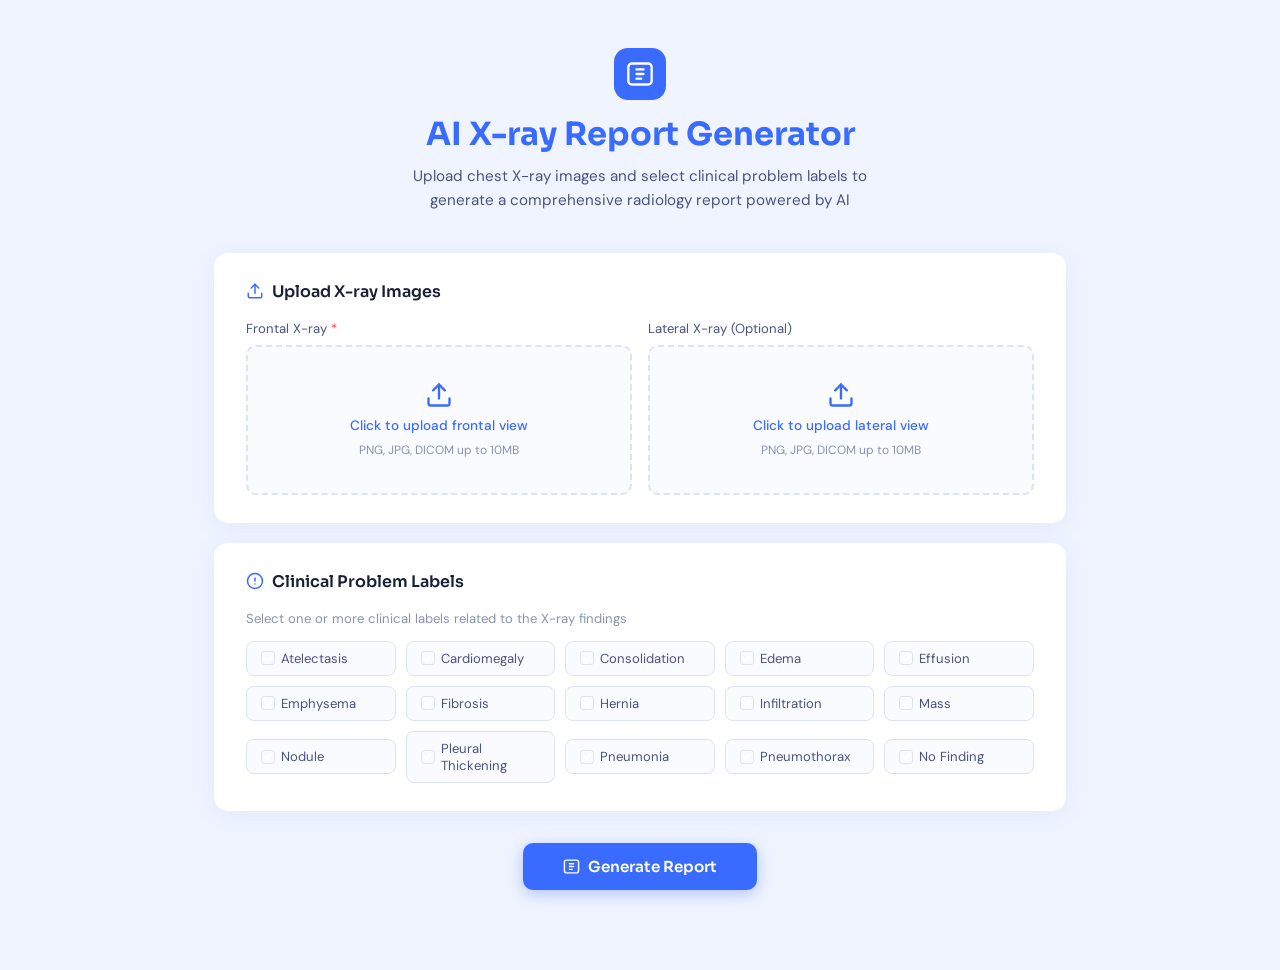
<file: docs/index.html>
<!DOCTYPE html>
<html lang="en">
<head>
  <meta charset="UTF-8" />
  <meta name="viewport" content="width=device-width, initial-scale=1.0" />
  <title>AI X-ray Report Generator</title>
  <link href="https://fonts.googleapis.com/css2?family=DM+Sans:wght@300;400;500;600&family=Sora:wght@400;600;700&display=swap" rel="stylesheet" />
  <style>
    :root {
      --blue-primary: #3a6bff;
      --blue-light: #e8eeff;
      --blue-mid: #c4d1ff;
      --bg: #f0f4ff;
      --card-bg: #ffffff;
      --text-dark: #1a1f36;
      --text-mid: #4a5280;
      --text-light: #8892b0;
      --border: #dde3f5;
      --success: #22c55e;
      --warning-bg: #fffbeb;
      --warning-border: #fde68a;
      --warning-text: #92400e;
      --radius: 14px;
      --shadow: 0 4px 24px rgba(58, 107, 255, 0.08);
    }

    *, *::before, *::after { box-sizing: border-box; margin: 0; padding: 0; }

    body {
      font-family: 'DM Sans', sans-serif;
      background: var(--bg);
      color: var(--text-dark);
      min-height: 100vh;
    }

    /* ── Layout ── */
    .page { max-width: 900px; margin: 0 auto; padding: 48px 24px 80px; }

    /* ── Header ── */
    header { text-align: center; margin-bottom: 40px; animation: fadeDown .5s ease both; }
    .header-icon {
      width: 52px; height: 52px; border-radius: 14px;
      background: var(--blue-primary);
      display: inline-flex; align-items: center; justify-content: center;
      margin-bottom: 14px;
    }
    .header-icon svg { width: 28px; height: 28px; color: #fff; }
    h1 {
      font-family: 'Sora', sans-serif;
      font-size: 2rem; font-weight: 700;
      color: var(--blue-primary); margin-bottom: 10px;
    }
    header p { color: var(--text-mid); font-size: .95rem; max-width: 460px; margin: 0 auto; line-height: 1.6; }

    /* ── Card ── */
    .card {
      background: var(--card-bg); border-radius: var(--radius);
      box-shadow: var(--shadow); padding: 28px 32px; margin-bottom: 20px;
      animation: fadeUp .5s ease both;
    }
    .card:nth-child(2) { animation-delay: .08s; }
    .card:nth-child(3) { animation-delay: .16s; }

    .card-title {
      font-family: 'Sora', sans-serif;
      font-size: 1rem; font-weight: 600;
      color: var(--text-dark); margin-bottom: 18px;
      display: flex; align-items: center; gap: 8px;
    }
    .card-title svg { color: var(--blue-primary); }

    /* ── Upload area ── */
    .upload-grid { display: grid; grid-template-columns: 1fr 1fr; gap: 16px; }
    @media (max-width: 580px) { .upload-grid { grid-template-columns: 1fr; } }

    .upload-label { font-size: .82rem; color: var(--text-mid); margin-bottom: 8px; display: block; }
    .upload-label span { color: #ef4444; }

    .upload-zone {
      border: 2px dashed var(--border); border-radius: 10px;
      background: #fafbff; cursor: pointer;
      transition: border-color .2s, background .2s;
      position: relative; overflow: hidden;
      min-height: 150px; display: flex; flex-direction: column;
      align-items: center; justify-content: center; gap: 8px;
    }
    .upload-zone.active-zone { border-color: var(--blue-primary); background: var(--blue-light); }
    .upload-zone:hover { border-color: var(--blue-primary); background: var(--blue-light); }
    .upload-zone input[type="file"] {
      position: absolute; inset: 0; opacity: 0; cursor: pointer; width: 100%; height: 100%;
    }
    .upload-zone svg { color: var(--blue-primary); width: 28px; height: 28px; }
    .upload-zone .upload-cta { font-size: .85rem; color: var(--blue-primary); font-weight: 500; }
    .upload-zone .upload-hint { font-size: .75rem; color: var(--text-light); }
    .upload-zone .preview-img {
      width: 100%; height: 100%; object-fit: contain;
      position: absolute; inset: 0; border-radius: 8px;
    }
    .upload-zone .preview-overlay {
      position: absolute; inset: 0; background: rgba(0,0,0,.45);
      display: flex; align-items: center; justify-content: center;
      opacity: 0; transition: opacity .2s; border-radius: 8px; color: #fff; font-size: .8rem;
    }
    .upload-zone:hover .preview-overlay { opacity: 1; }

    /* ── Labels ── */
    .label-hint { font-size: .82rem; color: var(--text-light); margin-bottom: 14px; }
    .labels-grid { display: grid; grid-template-columns: repeat(auto-fill, minmax(140px, 1fr)); gap: 10px; }

    .label-item { display: flex; align-items: center; gap: 8px; }
    .label-item input[type="checkbox"] { display: none; }
    .label-chip {
      width: 100%; padding: 8px 14px; border-radius: 8px;
      border: 1.5px solid var(--border); background: #fafbff;
      font-size: .82rem; color: var(--text-mid);
      cursor: pointer; user-select: none;
      transition: all .15s; display: flex; align-items: center; gap: 6px;
    }
    .label-chip .check-box {
      width: 14px; height: 14px; border-radius: 3px;
      border: 1.5px solid var(--border); flex-shrink: 0;
      display: flex; align-items: center; justify-content: center;
      transition: all .15s;
    }
    .label-item input:checked ~ .label-chip {
      border-color: var(--blue-primary); background: var(--blue-light); color: var(--blue-primary); font-weight: 500;
    }
    .label-item input:checked ~ .label-chip .check-box {
      background: var(--blue-primary); border-color: var(--blue-primary);
    }

    /* ── Generate button ── */
    .btn-wrap { display: flex; justify-content: center; margin-top: 32px; animation: fadeUp .5s .24s ease both; }
    .btn-generate {
      background: var(--blue-primary); color: #fff;
      border: none; border-radius: 10px;
      padding: 14px 40px; font-size: .95rem; font-weight: 600;
      font-family: 'Sora', sans-serif; cursor: pointer;
      display: flex; align-items: center; gap: 8px;
      transition: transform .15s, box-shadow .15s, background .15s;
      box-shadow: 0 4px 16px rgba(58, 107, 255, 0.35);
    }
    .btn-generate:hover { background: #2d58f0; transform: translateY(-1px); box-shadow: 0 6px 24px rgba(58,107,255,.45); }
    .btn-generate:active { transform: translateY(0); }
    .btn-generate:disabled { opacity: .6; cursor: not-allowed; transform: none; }

    /* ── RESULT PAGE ── */
    #result-page { display: none; }

    .report-header-row {
      display: flex; align-items: center; justify-content: space-between; margin-bottom: 20px;
    }
    .btn-new {
      border: 1.5px solid var(--border); background: #fff;
      color: var(--text-mid); border-radius: 8px;
      padding: 8px 18px; font-size: .82rem; font-weight: 500; cursor: pointer;
      transition: border-color .15s, color .15s;
    }
    .btn-new:hover { border-color: var(--blue-primary); color: var(--blue-primary); }

    .xray-grid { display: grid; grid-template-columns: 1fr 1fr; gap: 16px; margin-bottom: 20px; }
    @media (max-width: 580px) { .xray-grid { grid-template-columns: 1fr; } }

    .xray-panel label { font-size: .82rem; color: var(--text-mid); display: block; margin-bottom: 8px; }
    .xray-panel .xray-img-wrap {
      background: #000; border-radius: 10px; overflow: hidden;
      min-height: 200px; display: flex; align-items: center; justify-content: center;
    }
    .xray-panel img { width: 100%; display: block; border-radius: 10px; }
    .xray-placeholder { color: #555; font-size: .82rem; padding: 40px; text-align: center; }

    /* Diagnostic box */
    .diagnostic-box {
      border: 1.5px solid #c6f0d4; background: #f0fdf4;
      border-radius: 10px; padding: 22px 24px;
    }
    .diagnostic-title {
      font-family: 'Sora', sans-serif; font-size: 1rem; font-weight: 600;
      color: var(--text-dark); margin-bottom: 14px;
      display: flex; align-items: center; gap: 8px;
    }
    .diagnostic-title svg { color: var(--success); }
    .diagnostic-body { font-size: .875rem; color: var(--text-mid); line-height: 1.7; }
    .diagnostic-body .section-label {
      font-weight: 600; color: var(--text-dark); margin-top: 14px; margin-bottom: 4px;
      text-transform: uppercase; font-size: .72rem; letter-spacing: .06em;
      display: block;
    }
    .diagnostic-body ul { padding-left: 18px; }
    .diagnostic-body ul li { margin-bottom: 4px; }
    .diagnostic-body .report-date { margin-top: 16px; font-size: .8rem; color: var(--text-light); }

    /* Loading */
    .loading-box {
      text-align: center; padding: 48px 24px;
      display: none; flex-direction: column; align-items: center; gap: 16px;
    }
    .spinner {
      width: 40px; height: 40px; border: 3px solid var(--blue-mid);
      border-top-color: var(--blue-primary); border-radius: 50%;
      animation: spin .8s linear infinite;
    }
    .loading-text { color: var(--text-mid); font-size: .9rem; }

    /* Warning */
    .warning-box {
      background: var(--warning-bg); border: 1px solid var(--warning-border);
      border-radius: 10px; padding: 14px 18px; margin-top: 20px;
      font-size: .8rem; color: var(--warning-text); line-height: 1.6;
    }
    .warning-box strong { font-weight: 600; }

    /* Animations */
    @keyframes fadeDown { from { opacity: 0; transform: translateY(-16px); } to { opacity: 1; transform: translateY(0); } }
    @keyframes fadeUp   { from { opacity: 0; transform: translateY(16px);  } to { opacity: 1; transform: translateY(0); } }
    @keyframes spin     { to { transform: rotate(360deg); } }
  </style>
</head>
<body>
<div class="page">

  <!-- HEADER (shared) -->
  <header>
    <div class="header-icon">
      <svg viewBox="0 0 24 24" fill="none" stroke="currentColor" stroke-width="2" stroke-linecap="round" stroke-linejoin="round">
        <rect x="2" y="3" width="20" height="18" rx="3"/><path d="M9 8h6M9 12h6M9 16h4"/>
      </svg>
    </div>
    <h1>AI X-ray Report Generator</h1>
    <p>Upload chest X-ray images and select clinical problem labels to generate a comprehensive radiology report powered by AI</p>
  </header>

  <!-- ══ MAIN PAGE ══ -->
  <div id="main-page">

    <!-- Upload card -->
    <div class="card">
      <div class="card-title">
        <svg width="18" height="18" viewBox="0 0 24 24" fill="none" stroke="currentColor" stroke-width="2" stroke-linecap="round" stroke-linejoin="round">
          <path d="M21 15v4a2 2 0 0 1-2 2H5a2 2 0 0 1-2-2v-4"/><polyline points="17 8 12 3 7 8"/><line x1="12" y1="3" x2="12" y2="15"/>
        </svg>
        Upload X-ray Images
      </div>
      <div class="upload-grid">

        <!-- Frontal -->
        <div>
          <label class="upload-label">Frontal X-ray <span>*</span></label>
          <div class="upload-zone" id="frontal-zone">
            <input type="file" id="frontal-input" accept="image/png,image/jpeg,.dcm" />
            <svg viewBox="0 0 24 24" fill="none" stroke="currentColor" stroke-width="2" stroke-linecap="round" stroke-linejoin="round">
              <path d="M21 15v4a2 2 0 0 1-2 2H5a2 2 0 0 1-2-2v-4"/><polyline points="17 8 12 3 7 8"/><line x1="12" y1="3" x2="12" y2="15"/>
            </svg>
            <span class="upload-cta">Click to upload frontal view</span>
            <span class="upload-hint">PNG, JPG, DICOM up to 10MB</span>
          </div>
        </div>

        <!-- Lateral -->
        <div>
          <label class="upload-label">Lateral X-ray (Optional)</label>
          <div class="upload-zone" id="lateral-zone">
            <input type="file" id="lateral-input" accept="image/png,image/jpeg,.dcm" />
            <svg viewBox="0 0 24 24" fill="none" stroke="currentColor" stroke-width="2" stroke-linecap="round" stroke-linejoin="round">
              <path d="M21 15v4a2 2 0 0 1-2 2H5a2 2 0 0 1-2-2v-4"/><polyline points="17 8 12 3 7 8"/><line x1="12" y1="3" x2="12" y2="15"/>
            </svg>
            <span class="upload-cta">Click to upload lateral view</span>
            <span class="upload-hint">PNG, JPG, DICOM up to 10MB</span>
          </div>
        </div>

      </div>
    </div>

    <!-- Labels card -->
    <div class="card">
      <div class="card-title">
        <svg width="18" height="18" viewBox="0 0 24 24" fill="none" stroke="currentColor" stroke-width="2" stroke-linecap="round" stroke-linejoin="round">
          <circle cx="12" cy="12" r="10"/><line x1="12" y1="8" x2="12" y2="12"/><line x1="12" y1="16" x2="12.01" y2="16"/>
        </svg>
        Clinical Problem Labels
      </div>
      <p class="label-hint">Select one or more clinical labels related to the X-ray findings</p>
      <div class="labels-grid" id="labels-grid">
        <!-- Chips injected by JS -->
      </div>
    </div>

    <!-- Generate button -->
    <div class="btn-wrap">
      <button type="button" class="btn-generate" id="generate-btn">
        <svg width="17" height="17" viewBox="0 0 24 24" fill="none" stroke="currentColor" stroke-width="2" stroke-linecap="round" stroke-linejoin="round">
          <rect x="2" y="3" width="20" height="18" rx="3"/>
         <path d="M9 8h6M9 12h6M9 16h4"/>
        </svg>
        Generate Report
      </button>
    </div>
    
  </div><!-- /main-page -->

  <!-- ══ RESULT PAGE ══ -->
  <div id="result-page">
    <div class="card">

      <div class="report-header-row">
        <div class="card-title" style="margin-bottom:0">
          <svg width="18" height="18" viewBox="0 0 24 24" fill="none" stroke="currentColor" stroke-width="2" stroke-linecap="round" stroke-linejoin="round" style="color:#22c55e">
            <rect x="2" y="3" width="20" height="18" rx="3"/><path d="M9 8h6M9 12h6M9 16h4"/>
          </svg>
          Radiology Report
        </div>
        <button class="btn-new" id="new-analysis-btn">New Analysis</button>
      </div>

      <!-- X-ray previews -->
      <div class="xray-grid" style="margin-top:18px">
        <div class="xray-panel">
          <label>Frontal View</label>
          <div class="xray-img-wrap" id="result-frontal-wrap">
            <span class="xray-placeholder">No image uploaded</span>
          </div>
        </div>
        <div class="xray-panel">
          <label>Lateral View</label>
          <div class="xray-img-wrap" id="result-lateral-wrap">
            <span class="xray-placeholder">Not provided</span>
          </div>
        </div>
      </div>

      <!-- Loading indicator -->
      <div class="loading-box" id="loading-box" style="display:flex">
        <div class="spinner"></div>
        <p class="loading-text">Analyzing X-ray images and generating report…</p>
      </div>

      <!-- Diagnostic output -->
      <div class="diagnostic-box" id="diagnostic-box" style="display:none">
        <div class="diagnostic-title">
          <svg width="18" height="18" viewBox="0 0 24 24" fill="none" stroke="currentColor" stroke-width="2" stroke-linecap="round" stroke-linejoin="round">
            <path d="M22 11.08V12a10 10 0 1 1-5.93-9.14"/><polyline points="22 4 12 14.01 9 11.01"/>
          </svg>
          Diagnostic Analysis
        </div>
        <div class="diagnostic-body" id="diagnostic-body">
          <!-- Populated by model output -->
        </div>
      </div>

      <!-- Disclaimer -->
      <div class="warning-box">
        <strong>Note:</strong> This is an AI-generated report for educational and reference purposes.
        Always consult with a qualified radiologist or healthcare professional for accurate diagnosis and treatment decisions.
      </div>

    </div>
  </div><!-- /result-page -->

</div><!-- /page -->

<script>
  /* ────────── State ────────── */
  const state = {
    frontalFile: null,
    lateralFile: null,
    frontalDataUrl: null,
    lateralDataUrl: null,
  };

  /* ────────── Label list ────────── */
  const LABELS = [
    'Atelectasis','Cardiomegaly','Consolidation','Edema','Effusion',
    'Emphysema','Fibrosis','Hernia','Infiltration','Mass',
    'Nodule','Pleural Thickening','Pneumonia','Pneumothorax','No Finding'
  ];

  const labelsGrid = document.getElementById('labels-grid');
  LABELS.forEach(label => {
    const id = 'lbl-' + label.replace(/\s+/g,'-').toLowerCase();
    labelsGrid.insertAdjacentHTML('beforeend', `
      <label class="label-item">
        <input type="checkbox" id="${id}" value="${label}" />
        <span class="label-chip">
          <span class="check-box">
            <svg width="9" height="9" viewBox="0 0 12 12" fill="none" stroke="#fff" stroke-width="2.5" stroke-linecap="round" stroke-linejoin="round">
              <polyline points="2 6 5 9 10 3"/>
            </svg>
          </span>
          ${label}
        </span>
      </label>`);
  });

  /* ────────── Upload preview ────────── */
  function setupUpload(inputId, zoneId, stateKey, dataUrlKey) {
    const input = document.getElementById(inputId);
    const zone  = document.getElementById(zoneId);

    input.addEventListener('change', () => {
      const file = input.files[0];
      if (!file) return;
      state[stateKey] = file;
      const reader = new FileReader();
      reader.onload = e => {
        state[dataUrlKey] = e.target.result;
        // Clear old preview
        zone.querySelectorAll('.preview-img, .preview-overlay').forEach(el => el.remove());
        const img = document.createElement('img');
        img.src = e.target.result;
        img.className = 'preview-img';
        zone.appendChild(img);
        const overlay = document.createElement('div');
        overlay.className = 'preview-overlay';
        overlay.textContent = 'Click to replace';
        zone.appendChild(overlay);
        zone.querySelector('svg').style.display = 'none';
        zone.querySelector('.upload-cta').style.display = 'none';
        zone.querySelector('.upload-hint').style.display = 'none';
      };
      reader.readAsDataURL(file);
    });
  }

  setupUpload('frontal-input', 'frontal-zone', 'frontalFile', 'frontalDataUrl');
  setupUpload('lateral-input', 'lateral-zone', 'lateralFile', 'lateralDataUrl');

  /* ────────── Helpers ────────── */
  function getSelectedLabels() {
    return [...document.querySelectorAll('#labels-grid input:checked')].map(el => el.value);
  }

  function showPage(page) {
    document.getElementById('main-page').style.display   = page === 'main'   ? '' : 'none';
    document.getElementById('result-page').style.display = page === 'result' ? '' : 'none';
  }

  /* ────────── Populate result images ────────── */
  function populateResultImages() {
    const fw = document.getElementById('result-frontal-wrap');
    fw.innerHTML = state.frontalDataUrl
      ? `<img src="${state.frontalDataUrl}" alt="Frontal X-ray" />`
      : `<span class="xray-placeholder">No image uploaded</span>`;

    const lw = document.getElementById('result-lateral-wrap');
    lw.innerHTML = state.lateralDataUrl
      ? `<img src="${state.lateralDataUrl}" alt="Lateral X-ray" />`
      : `<span class="xray-placeholder">Not provided</span>`;
  }

  /* ────────── Render report ────────── */
  function renderReport(modelOutput) {
    /*
     * modelOutput can be either:
     *   1. A plain string  → rendered as-is inside a <p>
     *   2. A structured object (see schema below) → rendered with sections
     *
     * Expected object schema (all fields optional):
     * {
     *   summary: "Based on the analysis …",
     *   findings: [{ label: "Pneumonia", detail: "Findings consistent with …" }],
     *   impression: "The radiological examination reveals …",
     *   recommendations: ["Follow-up imaging …", "…"],
     *   labels: ["Pneumonia"]            // detected labels (override)
     * }
     *
     * If your model returns JSON, parse it before calling renderReport().
     * If it returns free text, just pass the string.
     */
    const body = document.getElementById('diagnostic-body');
    body.innerHTML = '';

    if (typeof modelOutput === 'string') {
      body.innerHTML = `<p>${modelOutput.replace(/\n/g, '<br/>')}</p>
        <span class="report-date">Report generated on: ${new Date().toLocaleDateString('en-US',{year:'numeric',month:'long',day:'numeric'})}</span>`;
      return;
    }

    const o = modelOutput;
    let html = '';

    if (o.summary)
      html += `<p>${o.summary}</p>`;

    if (o.findings?.length) {
      html += `<span class="section-label">Clinical Findings:</span><ul>`;
      o.findings.forEach(f => { html += `<li><strong>${f.label}:</strong> ${f.detail}</li>`; });
      html += `</ul>`;
    }

    if (o.impression)
      html += `<span class="section-label">Impression:</span><p>${o.impression}</p>`;

    if (o.recommendations?.length) {
      html += `<span class="section-label">Recommendations:</span><ul>`;
      o.recommendations.forEach(r => { html += `<li>${r}</li>`; });
      html += `</ul>`;
    }

    html += `<p class="report-date">Report generated on: ${new Date().toLocaleDateString('en-US',{year:'numeric',month:'long',day:'numeric'})}</p>`;
    body.innerHTML = html;
  }

  /* ────────── Call your model ────────── */
  /*
   * INTEGRATION POINT
   * Replace the body of callModel() with your actual model API call.
   *
   * It receives:
   *   frontalDataUrl  – base64 data URL of the frontal X-ray (or null)
   *   lateralDataUrl  – base64 data URL of the lateral X-ray  (or null)
   *   labels          – array of selected label strings
   *
   * It must return either:
   *   • A plain string (free-text report)
   *   • A structured object matching the schema described in renderReport()
   *
   * The stub below returns a mock structured response for UI testing.
   */
  async function callModel(frontalDataUrl, lateralDataUrl, labels) {
    const formData = new FormData();

    if (!state.frontalFile) {
      throw new Error('Please upload a frontal X-ray image.');
    }

    formData.append('frontal', state.frontalFile);

    if (state.lateralFile) {
      formData.append('lateral', state.lateralFile);
    }

    formData.append('problems', JSON.stringify(labels));

    const res = await fetch('https://xray-report-backend.onrender.com/generate-report', {
      method: 'POST',
      body: formData
    });

    let data;
    try {
      data = await res.json();
    } catch (err) {
      throw new Error('Backend returned an invalid response. Please try again.');
    }

    if (!res.ok || data.error) {
      throw new Error(data.error || ('Backend failed with status ' + res.status));
    }

    const selectedLabels = data.selected_problems && data.selected_problems.length
      ? data.selected_problems
      : ['No Finding'];

    return {
      summary: `Based on the uploaded chest X-ray images, the following clinical problem labels were provided: ${selectedLabels.join(', ')}.`,
      findings: [
        {
          label: 'AI Generated Report',
          detail: data.generated_report || 'No generated report returned.'
        },
        {
          label: 'Selected Problem Labels',
          detail: selectedLabels.join(', ')
        }
      ],
      impression: data.reference_report
        ? data.reference_report
        : 'No reference report available.',
      recommendations: [
        'This is a research prototype and not a clinical diagnosis.',
        'A qualified radiologist should review the generated report.',
        'Clinical correlation with patient history and symptoms is required.'
      ]
    };
  }

  /* ────────── Generate button ────────── */
  async function handleGenerateReport(event) {
    if (event) event.preventDefault();
    console.log('Generate Report button clicked');

    if (!state.frontalFile) {
      alert('Please upload a frontal X-ray image before generating the report.');
      return;
    }

    showPage('result');
    populateResultImages();
    document.getElementById('loading-box').style.display = 'flex';
    document.getElementById('diagnostic-box').style.display = 'none';

    try {
      const output = await callModel(state.frontalDataUrl, state.lateralDataUrl, getSelectedLabels());
      renderReport(output);
    } catch (err) {
      renderReport(`Error generating report: ${err.message}. Please try again.`);
    }
    document.getElementById('loading-box').style.display = 'none';
    document.getElementById('diagnostic-box').style.display = 'block';
    document.getElementById('result-page').style.display = 'block';
  }

  document.getElementById('generate-btn').addEventListener('click', handleGenerateReport);

  /* ────────── New Analysis ────────── */
  document.getElementById('new-analysis-btn').addEventListener('click', () => {
    showPage('main');
  });

  /* ────────── Init ────────── */
  showPage('main');
</script>
</body>
</html>
</file>
